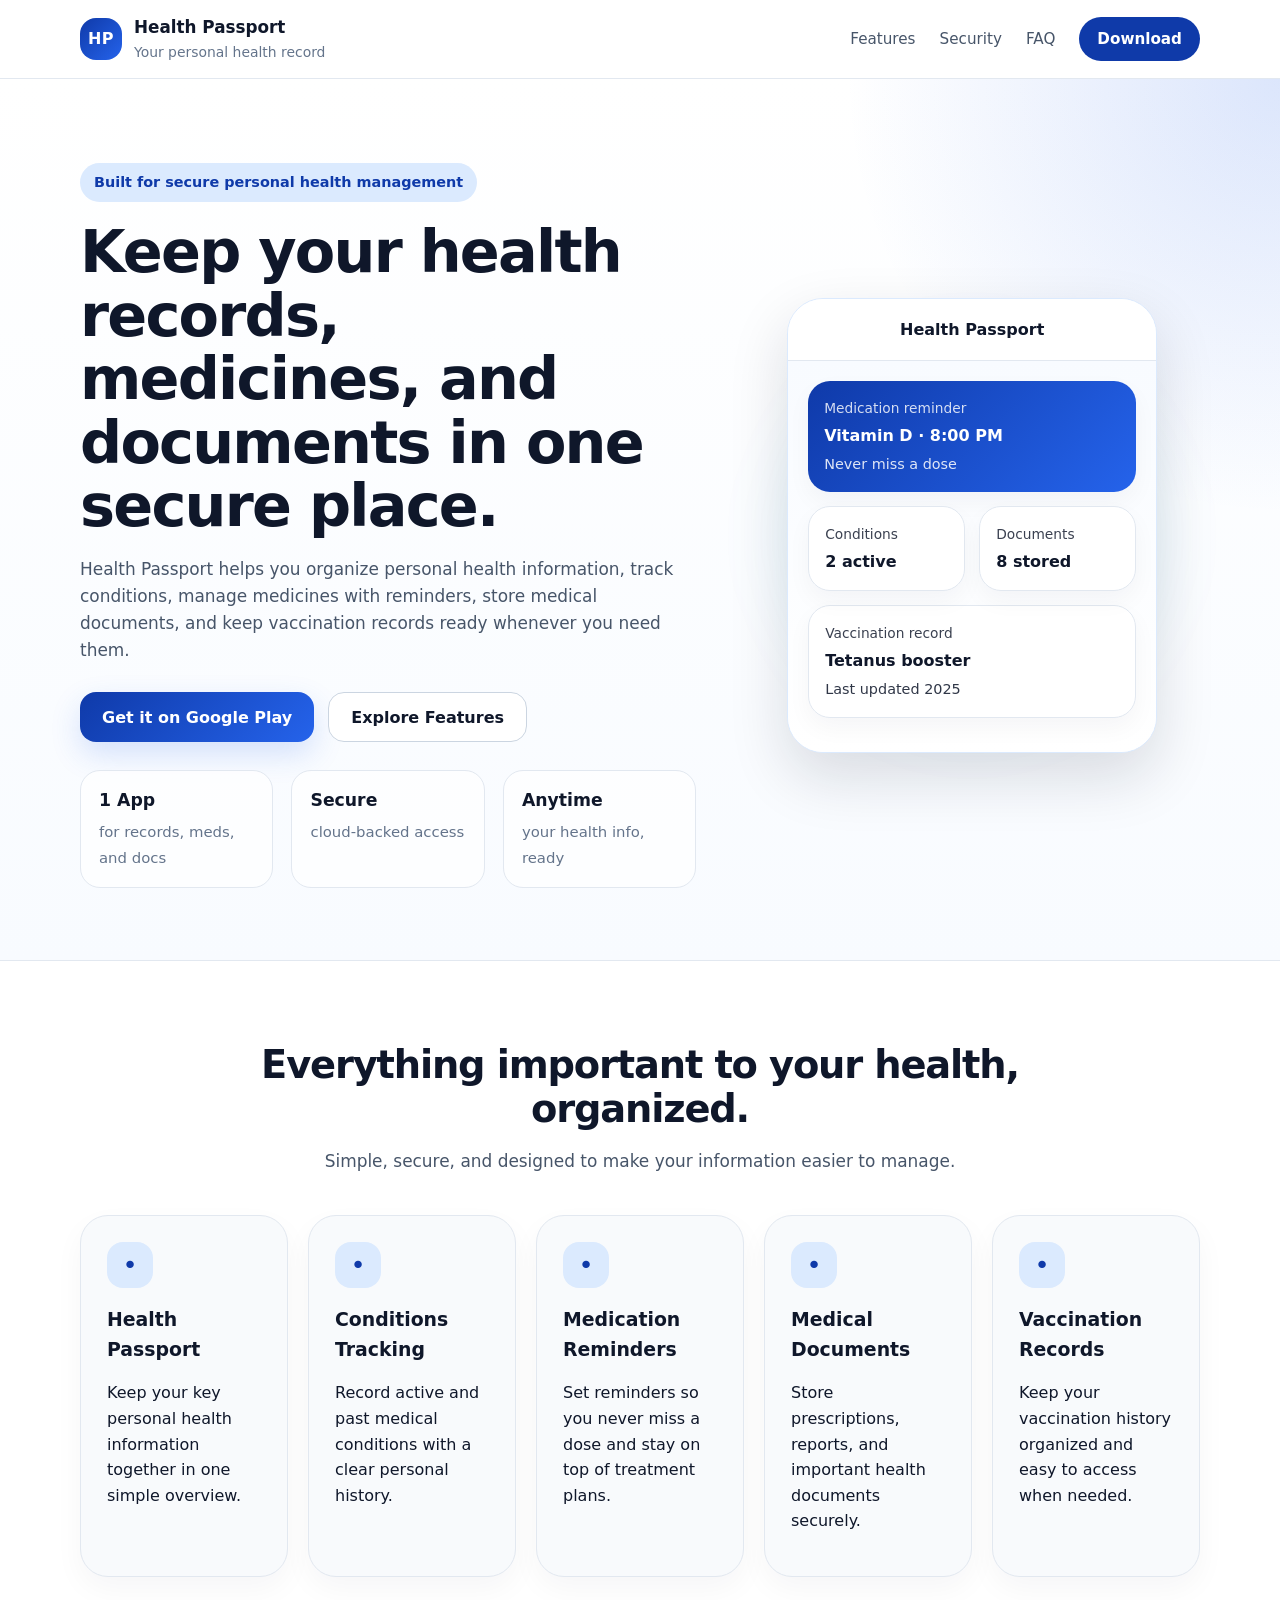
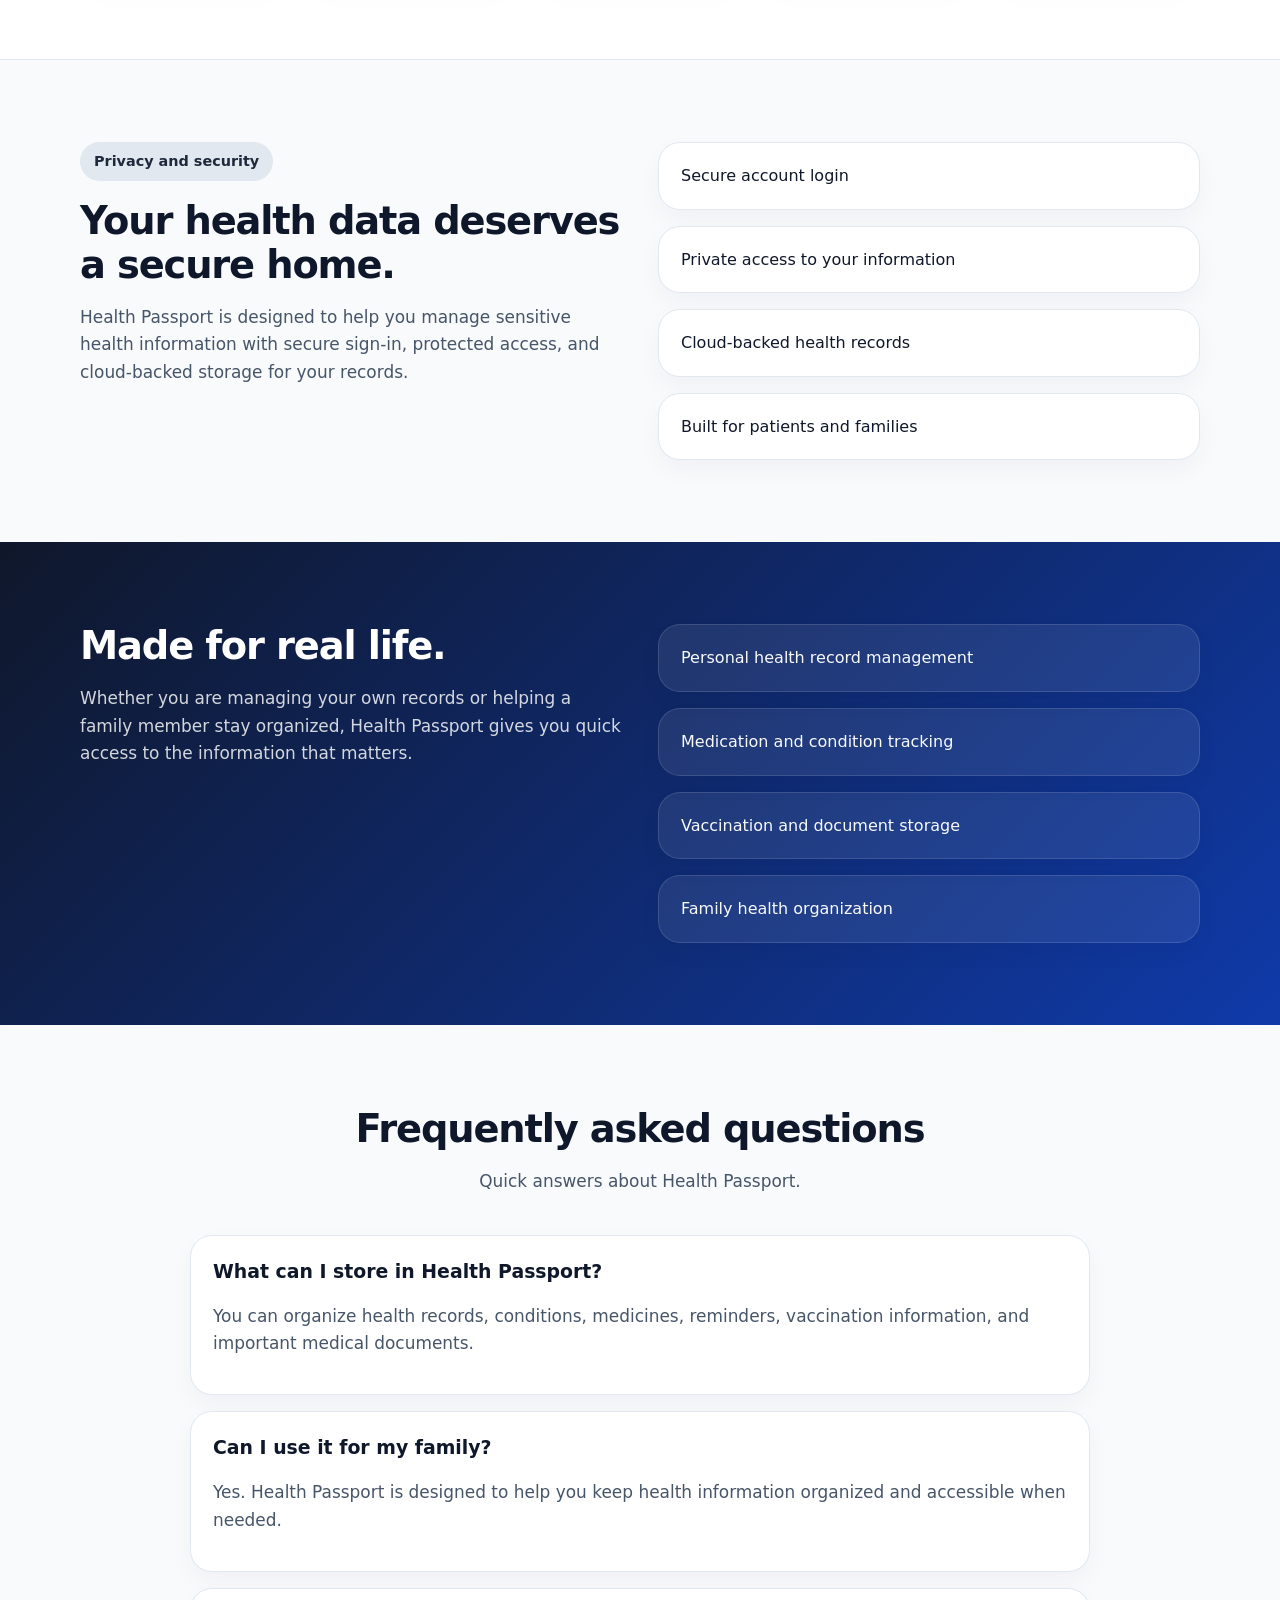
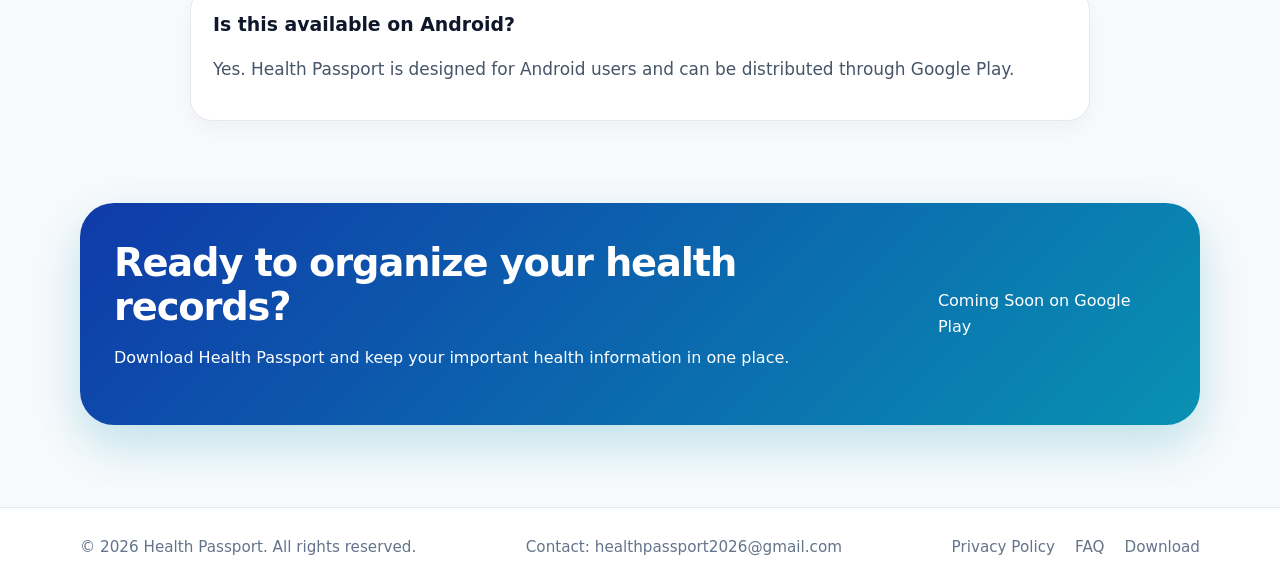
<file: index.html>
<!DOCTYPE html>
<html lang="en">
<head>
  <meta charset="UTF-8" />
  <meta name="viewport" content="width=device-width, initial-scale=1.0"/>
  <title>Health Passport</title>
  <meta name="description" content="Health Passport helps you securely manage health records, medicines, conditions, documents, and vaccination history in one place." />
  <link rel="stylesheet" href="style.css" />
</head>
<body>
  <header class="site-header">
    <div class="container nav">
      <a href="index.html" class="brand">
        <div class="brand-mark">HP</div>
        <div>
          <div class="brand-name">Health Passport</div>
          <div class="brand-sub">Your personal health record</div>
        </div>
      </a>
      <nav class="nav-links">
        <a href="#features">Features</a>
        <a href="#security">Security</a>
        <a href="#faq">FAQ</a>
        <a href="#download" class="nav-button">Download</a>
      </nav>
    </div>
  </header>

  <main>
    <section class="hero">
      <div class="container hero-grid">
        <div class="hero-copy">
          <span class="eyebrow">Built for secure personal health management</span>
          <h1>Keep your health records, medicines, and documents in one secure place.</h1>
          <p class="hero-text">
            Health Passport helps you organize personal health information, track conditions,
            manage medicines with reminders, store medical documents, and keep vaccination
            records ready whenever you need them.
          </p>
          <div class="hero-actions" id="download">
            <a href="#" class="primary-btn">Get it on Google Play</a>
            <a href="#features" class="secondary-btn">Explore Features</a>
          </div>
          <div class="hero-stats">
            <div>
              <strong>1 App</strong>
              <span>for records, meds, and docs</span>
            </div>
            <div>
              <strong>Secure</strong>
              <span>cloud-backed access</span>
            </div>
            <div>
              <strong>Anytime</strong>
              <span>your health info, ready</span>
            </div>
          </div>
        </div>

        <div class="phone-wrap">
          <div class="phone-glow"></div>
          <div class="phone">
            <div class="phone-top">Health Passport</div>
            <div class="phone-body">
              <div class="mini-card highlight-card">
                <div class="mini-label">Medication reminder</div>
                <div class="mini-title">Vitamin D · 8:00 PM</div>
                <div class="mini-sub">Never miss a dose</div>
              </div>

              <div class="mini-grid">
                <div class="mini-card">
                  <div class="mini-label">Conditions</div>
                  <div class="mini-title">2 active</div>
                </div>
                <div class="mini-card">
                  <div class="mini-label">Documents</div>
                  <div class="mini-title">8 stored</div>
                </div>
              </div>

              <div class="mini-card">
                <div class="mini-label">Vaccination record</div>
                <div class="mini-title">Tetanus booster</div>
                <div class="mini-sub">Last updated 2025</div>
              </div>
            </div>
          </div>
        </div>
      </div>
    </section>

    <section class="section section-light" id="features">
      <div class="container">
        <div class="section-head">
          <h2>Everything important to your health, organized.</h2>
          <p>Simple, secure, and designed to make your information easier to manage.</p>
        </div>

        <div class="feature-grid">
          <article class="feature-card">
            <div class="icon-badge">•</div>
            <h3>Health Passport</h3>
            <p>Keep your key personal health information together in one simple overview.</p>
          </article>

          <article class="feature-card">
            <div class="icon-badge">•</div>
            <h3>Conditions Tracking</h3>
            <p>Record active and past medical conditions with a clear personal history.</p>
          </article>

          <article class="feature-card">
            <div class="icon-badge">•</div>
            <h3>Medication Reminders</h3>
            <p>Set reminders so you never miss a dose and stay on top of treatment plans.</p>
          </article>

          <article class="feature-card">
            <div class="icon-badge">•</div>
            <h3>Medical Documents</h3>
            <p>Store prescriptions, reports, and important health documents securely.</p>
          </article>

          <article class="feature-card">
            <div class="icon-badge">•</div>
            <h3>Vaccination Records</h3>
            <p>Keep your vaccination history organized and easy to access when needed.</p>
          </article>
        </div>
      </div>
    </section>

    <section class="section" id="security">
      <div class="container split">
        <div>
          <span class="eyebrow dark">Privacy and security</span>
          <h2>Your health data deserves a secure home.</h2>
          <p class="section-copy">
            Health Passport is designed to help you manage sensitive health information with secure
            sign-in, protected access, and cloud-backed storage for your records.
          </p>
        </div>

        <div class="trust-list">
          <div class="trust-item">Secure account login</div>
          <div class="trust-item">Private access to your information</div>
          <div class="trust-item">Cloud-backed health records</div>
          <div class="trust-item">Built for patients and families</div>
        </div>
      </div>
    </section>

    <section class="section section-dark">
      <div class="container split">
        <div>
          <h2>Made for real life.</h2>
          <p class="section-copy section-copy-light">
            Whether you are managing your own records or helping a family member stay organized,
            Health Passport gives you quick access to the information that matters.
          </p>
        </div>

        <div class="use-cases">
          <div class="use-case">Personal health record management</div>
          <div class="use-case">Medication and condition tracking</div>
          <div class="use-case">Vaccination and document storage</div>
          <div class="use-case">Family health organization</div>
        </div>
      </div>
    </section>

    <section class="section" id="faq">
      <div class="container faq-wrap">
        <div class="section-head">
          <h2>Frequently asked questions</h2>
          <p>Quick answers about Health Passport.</p>
        </div>

        <div class="faq-list">
          <div class="faq-item">
            <h3>What can I store in Health Passport?</h3>
            <p>You can organize health records, conditions, medicines, reminders, vaccination information, and important medical documents.</p>
          </div>

          <div class="faq-item">
            <h3>Can I use it for my family?</h3>
            <p>Yes. Health Passport is designed to help you keep health information organized and accessible when needed.</p>
          </div>

          <div class="faq-item">
            <h3>Is this available on Android?</h3>
            <p>Yes. Health Passport is designed for Android users and can be distributed through Google Play.</p>
          </div>
        </div>
      </div>
    </section>

    <section class="section final-cta">
      <div class="container final-cta-box">
        <div>
          <h2>Ready to organize your health records?</h2>
          <p>Download Health Passport and keep your important health information in one place.</p>
        </div>
<a href="#">Coming Soon on Google Play</a>      </div>
    </section>
  </main>

  <footer class="site-footer">
    <div class="container footer-row">
      <div>© 2026 Health Passport. All rights reserved.</div>
      <p>Contact: healthpassport2026@gmail.com</p>
      <div class="footer-links">
        <a href="privacy.html">Privacy Policy</a>
        <a href="#faq">FAQ</a>
        <a href="#download">Download</a>
      </div>
    </div>
  </footer>
</body>
</html>
</file>
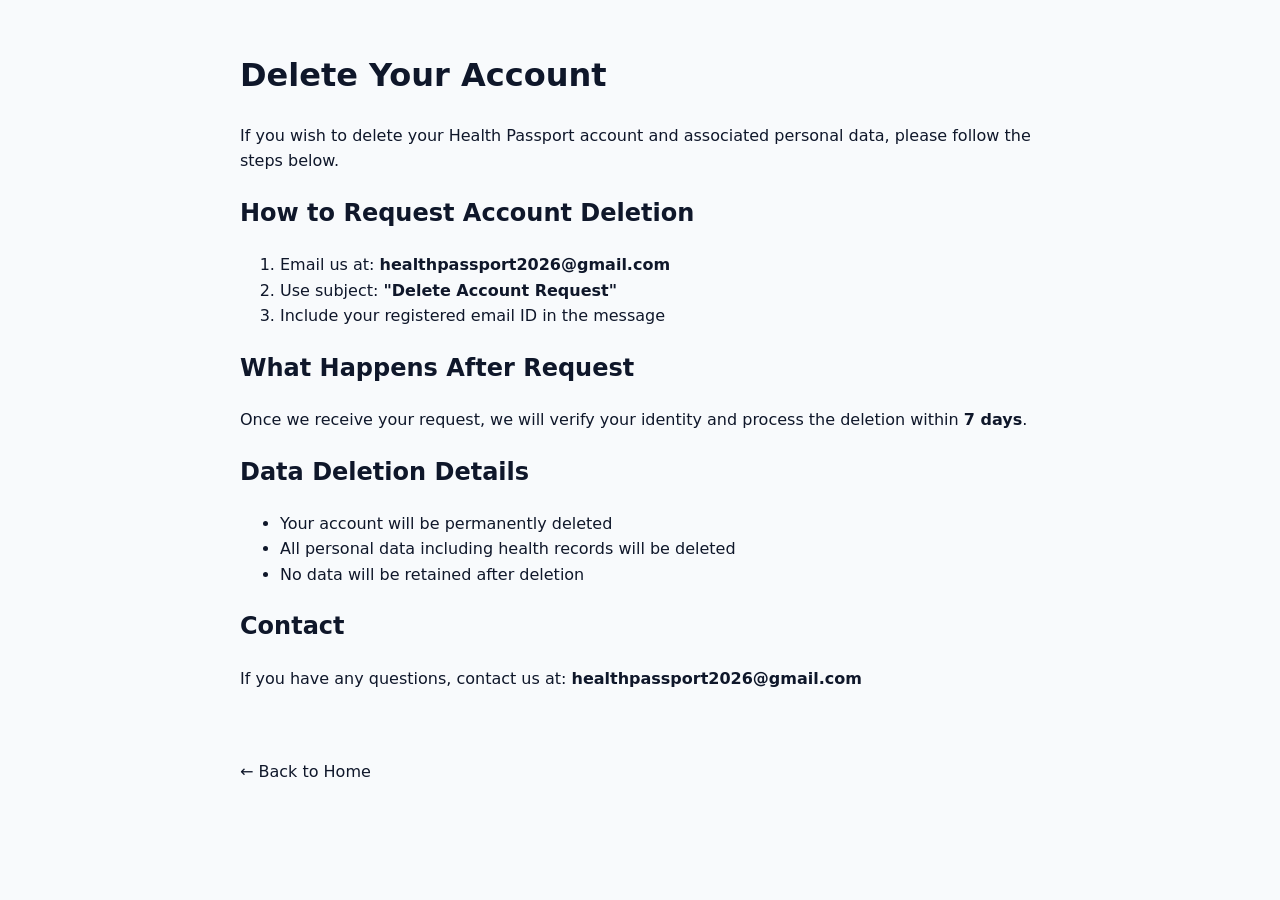
<file: delete-account.html>
<!DOCTYPE html>
<html lang="en">
<head>
  <meta charset="UTF-8" />
  <meta name="viewport" content="width=device-width, initial-scale=1.0"/>
  <title>Delete Account – Health Passport</title>
  <link rel="stylesheet" href="style.css"/>
</head>
<body>

  <div class="container" style="max-width: 800px; margin: 50px auto; line-height: 1.6;">

    <h1>Delete Your Account</h1>

    <p>
      If you wish to delete your Health Passport account and associated personal data, please follow the steps below.
    </p>

    <h2>How to Request Account Deletion</h2>
    <ol>
      <li>Email us at: <strong>healthpassport2026@gmail.com</strong></li>
      <li>Use subject: <strong>"Delete Account Request"</strong></li>
      <li>Include your registered email ID in the message</li>
    </ol>

    <h2>What Happens After Request</h2>
    <p>
      Once we receive your request, we will verify your identity and process the deletion within <strong>7 days</strong>.
    </p>

    <h2>Data Deletion Details</h2>
    <ul>
      <li>Your account will be permanently deleted</li>
      <li>All personal data including health records will be deleted</li>
      <li>No data will be retained after deletion</li>
    </ul>

    <h2>Contact</h2>
    <p>
      If you have any questions, contact us at: <strong>healthpassport2026@gmail.com</strong>
    </p>

    <br><br>
    <a href="index.html">← Back to Home</a>

  </div>

</body>
</html>
</file>
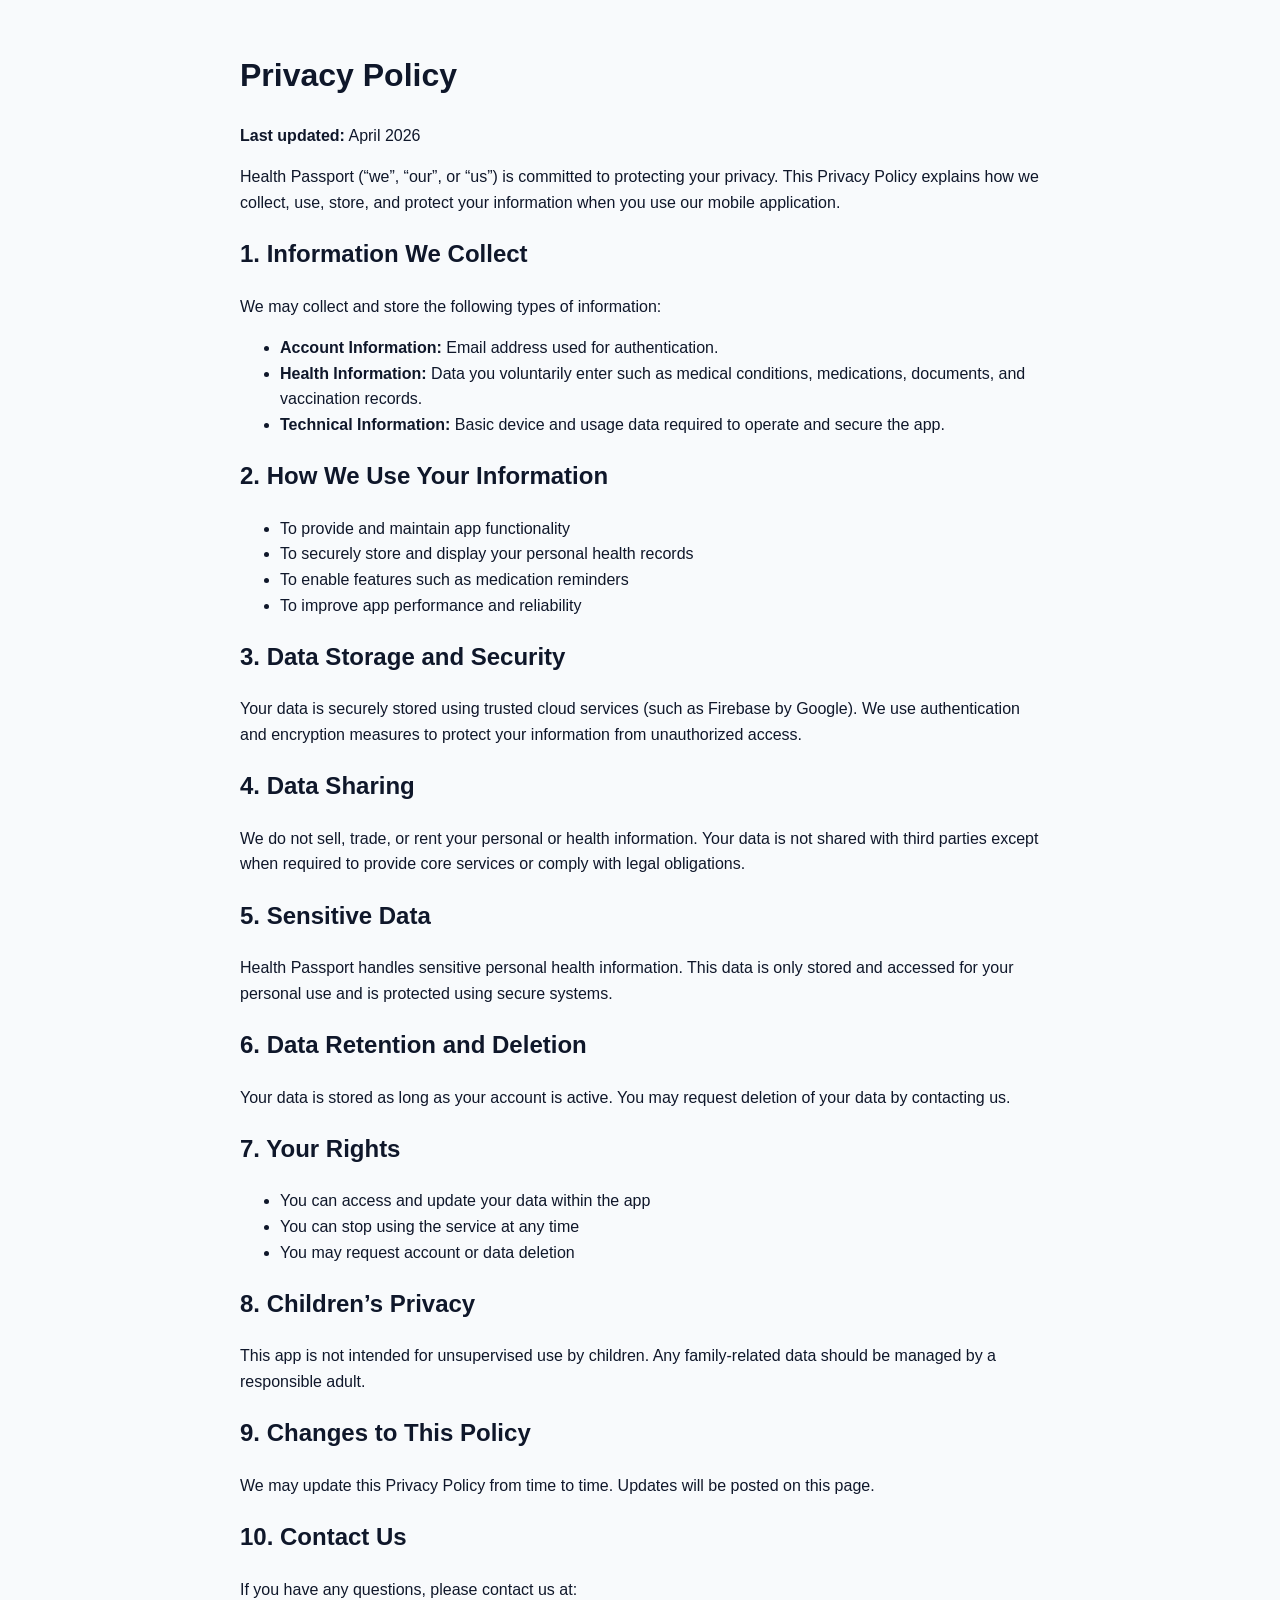
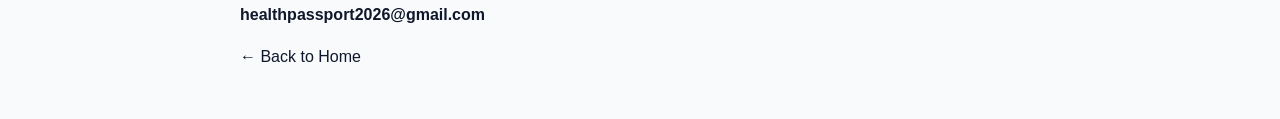
<file: privacy.html>
<!DOCTYPE html>
<html lang="en">
<head>
  <meta charset="UTF-8" />
  <meta name="viewport" content="width=device-width, initial-scale=1.0"/>
  <title>Privacy Policy | Health Passport</title>
  <link rel="stylesheet" href="style.css" />
</head>
<body>

<div style="max-width:800px;margin:50px auto;font-family:Arial;line-height:1.6;">

<h1>Privacy Policy</h1>
<p><strong>Last updated:</strong> April 2026</p>

<p>
Health Passport (“we”, “our”, or “us”) is committed to protecting your privacy.
This Privacy Policy explains how we collect, use, store, and protect your information when you use our mobile application.
</p>

<h2>1. Information We Collect</h2>
<p>We may collect and store the following types of information:</p>
<ul>
<li><strong>Account Information:</strong> Email address used for authentication.</li>
<li><strong>Health Information:</strong> Data you voluntarily enter such as medical conditions, medications, documents, and vaccination records.</li>
<li><strong>Technical Information:</strong> Basic device and usage data required to operate and secure the app.</li>
</ul>

<h2>2. How We Use Your Information</h2>
<ul>
<li>To provide and maintain app functionality</li>
<li>To securely store and display your personal health records</li>
<li>To enable features such as medication reminders</li>
<li>To improve app performance and reliability</li>
</ul>

<h2>3. Data Storage and Security</h2>
<p>
Your data is securely stored using trusted cloud services (such as Firebase by Google).
We use authentication and encryption measures to protect your information from unauthorized access.
</p>

<h2>4. Data Sharing</h2>
<p>
We do not sell, trade, or rent your personal or health information.
Your data is not shared with third parties except when required to provide core services or comply with legal obligations.
</p>

<h2>5. Sensitive Data</h2>
<p>
Health Passport handles sensitive personal health information.
This data is only stored and accessed for your personal use and is protected using secure systems.
</p>

<h2>6. Data Retention and Deletion</h2>
<p>
Your data is stored as long as your account is active.
You may request deletion of your data by contacting us.
</p>

<h2>7. Your Rights</h2>
<ul>
<li>You can access and update your data within the app</li>
<li>You can stop using the service at any time</li>
<li>You may request account or data deletion</li>
</ul>

<h2>8. Children’s Privacy</h2>
<p>
This app is not intended for unsupervised use by children.
Any family-related data should be managed by a responsible adult.
</p>

<h2>9. Changes to This Policy</h2>
<p>
We may update this Privacy Policy from time to time.
Updates will be posted on this page.
</p>

<h2>10. Contact Us</h2>
<p>
If you have any questions, please contact us at:
<br><strong>healthpassport2026@gmail.com</strong>
</p>

<p><a href="index.html">← Back to Home</a></p>

</div>

</body>
</html>
</file>
<file: style.css>
* {
  box-sizing: border-box;
}

html {
  scroll-behavior: smooth;
}

body {
  margin: 0;
  font-family: Inter, system-ui, -apple-system, BlinkMacSystemFont, "Segoe UI", sans-serif;
  color: #0f172a;
  background: #f8fafc;
  line-height: 1.6;
}

a {
  color: inherit;
  text-decoration: none;
}

.container {
  width: min(1120px, calc(100% - 40px));
  margin: 0 auto;
}

.site-header {
  position: sticky;
  top: 0;
  z-index: 50;
  background: rgba(255, 255, 255, 0.92);
  backdrop-filter: blur(12px);
  border-bottom: 1px solid #e2e8f0;
}

.nav {
  display: flex;
  align-items: center;
  justify-content: space-between;
  min-height: 78px;
  gap: 20px;
}

.brand {
  display: flex;
  align-items: center;
  gap: 12px;
}

.brand-mark {
  width: 42px;
  height: 42px;
  border-radius: 16px;
  display: grid;
  place-items: center;
  background: linear-gradient(135deg, #0f3aa9, #2563eb);
  color: #fff;
  font-weight: 800;
  letter-spacing: 0.02em;
}

.brand-name {
  font-size: 1.05rem;
  font-weight: 700;
}

.brand-sub {
  font-size: 0.87rem;
  color: #64748b;
}

.nav-links {
  display: flex;
  align-items: center;
  gap: 24px;
  color: #475569;
  font-size: 0.95rem;
}

.nav-links a:hover {
  color: #0f172a;
}

.nav-button {
  padding: 10px 18px;
  border-radius: 999px;
  background: #0f3aa9;
  color: #fff !important;
  font-weight: 700;
}

.hero {
  padding: 84px 0 72px;
  background:
    radial-gradient(circle at top right, rgba(37, 99, 235, 0.16), transparent 28%),
    linear-gradient(180deg, #ffffff 0%, #f8fbff 100%);
}

.hero-grid {
  display: grid;
  grid-template-columns: 1.15fr 0.85fr;
  align-items: center;
  gap: 48px;
}

.eyebrow {
  display: inline-block;
  padding: 8px 14px;
  border-radius: 999px;
  background: #dbeafe;
  color: #0f3aa9;
  font-size: 0.9rem;
  font-weight: 700;
  margin-bottom: 18px;
}

.eyebrow.dark {
  background: #e2e8f0;
  color: #1e293b;
}

.hero h1 {
  font-size: clamp(2.5rem, 4.6vw, 4.4rem);
  line-height: 1.08;
  letter-spacing: -0.03em;
  margin: 0 0 18px;
  max-width: 720px;
}

.hero-text,
.section-copy,
.section-head p,
.faq-item p,
.policy-card p,
.policy-card li {
  color: #475569;
  font-size: 1.06rem;
}

.hero-actions {
  display: flex;
  flex-wrap: wrap;
  gap: 14px;
  margin-top: 28px;
}

.primary-btn,
.secondary-btn {
  display: inline-flex;
  align-items: center;
  justify-content: center;
  min-height: 50px;
  padding: 0 22px;
  border-radius: 16px;
  font-weight: 700;
  transition: transform 0.18s ease, opacity 0.18s ease;
}

.primary-btn:hover,
.secondary-btn:hover,
.nav-button:hover {
  transform: translateY(-1px);
  opacity: 0.97;
}

.primary-btn {
  background: linear-gradient(135deg, #0f3aa9, #2563eb);
  color: #fff;
  box-shadow: 0 12px 30px rgba(37, 99, 235, 0.18);
}

.secondary-btn {
  background: #fff;
  color: #0f172a;
  border: 1px solid #cbd5e1;
}

.white-btn {
  background: #fff;
  color: #0f172a;
}

.hero-stats {
  margin-top: 28px;
  display: grid;
  grid-template-columns: repeat(3, minmax(0, 1fr));
  gap: 18px;
  max-width: 640px;
}

.hero-stats div {
  background: rgba(255, 255, 255, 0.78);
  border: 1px solid #e2e8f0;
  border-radius: 20px;
  padding: 16px 18px;
}

.hero-stats strong {
  display: block;
  font-size: 1.08rem;
  margin-bottom: 4px;
}

.hero-stats span {
  color: #64748b;
  font-size: 0.93rem;
}

.phone-wrap {
  position: relative;
  display: flex;
  justify-content: center;
}

.phone-glow {
  position: absolute;
  inset: 20px 10px 0 10px;
  background: radial-gradient(circle, rgba(37, 99, 235, 0.28), rgba(14, 165, 233, 0.12), transparent 70%);
  filter: blur(28px);
}

.phone {
  position: relative;
  width: min(370px, 100%);
  border-radius: 36px;
  background: #fff;
  box-shadow: 0 24px 60px rgba(15, 23, 42, 0.14);
  border: 1px solid #dbeafe;
  overflow: hidden;
}

.phone-top {
  text-align: center;
  padding: 18px 16px;
  font-weight: 700;
  background: #ffffff;
  border-bottom: 1px solid #e2e8f0;
}

.phone-body {
  padding: 20px;
  background: linear-gradient(180deg, #f8fbff 0%, #ffffff 100%);
}

.mini-grid {
  display: grid;
  grid-template-columns: repeat(2, minmax(0, 1fr));
  gap: 14px;
}

.mini-card {
  background: #fff;
  border: 1px solid #e2e8f0;
  border-radius: 22px;
  padding: 16px;
  margin-bottom: 14px;
  box-shadow: 0 10px 24px rgba(15, 23, 42, 0.04);
}

.highlight-card {
  background: linear-gradient(135deg, #0f3aa9, #2563eb);
  color: #fff;
  border: none;
}

.mini-label {
  font-size: 0.86rem;
  opacity: 0.82;
}

.mini-title {
  font-weight: 800;
  margin-top: 4px;
}

.mini-sub {
  font-size: 0.9rem;
  margin-top: 4px;
  opacity: 0.86;
}

.section {
  padding: 82px 0;
}

.section-light {
  background: #ffffff;
  border-top: 1px solid #e2e8f0;
  border-bottom: 1px solid #e2e8f0;
}

.section-dark {
  background: linear-gradient(135deg, #0f172a, #0f3aa9);
  color: #fff;
}

.section-head {
  text-align: center;
  max-width: 760px;
  margin: 0 auto 40px;
}

.section h2,
.section-head h2,
.policy-card h1 {
  font-size: clamp(2rem, 3vw, 3rem);
  line-height: 1.15;
  letter-spacing: -0.03em;
  margin: 0 0 12px;
}

.feature-grid {
  display: grid;
  grid-template-columns: repeat(5, minmax(0, 1fr));
  gap: 20px;
}

.feature-card {
  background: #f8fafc;
  border: 1px solid #e2e8f0;
  border-radius: 28px;
  padding: 26px;
  box-shadow: 0 12px 30px rgba(15, 23, 42, 0.04);
}

.icon-badge {
  width: 46px;
  height: 46px;
  border-radius: 16px;
  display: grid;
  place-items: center;
  background: #dbeafe;
  color: #0f3aa9;
  font-size: 1.6rem;
  margin-bottom: 16px;
}

.feature-card h3,
.faq-item h3,
.policy-card h2 {
  margin: 0 0 8px;
  font-size: 1.18rem;
}

.split {
  display: grid;
  grid-template-columns: 1fr 1fr;
  gap: 36px;
  align-items: start;
}

.trust-list,
.use-cases,
.faq-list {
  display: grid;
  gap: 16px;
}

.trust-item,
.use-case,
.faq-item {
  background: #fff;
  border: 1px solid #e2e8f0;
  border-radius: 22px;
  padding: 20px 22px;
  box-shadow: 0 10px 24px rgba(15, 23, 42, 0.04);
}

.section-dark .use-case {
  background: rgba(255,255,255,0.08);
  border-color: rgba(255,255,255,0.12);
  color: #f8fafc;
}

.section-copy-light {
  color: rgba(255,255,255,0.82);
}

.faq-wrap {
  max-width: 900px;
}

.final-cta {
  padding-top: 0;
}

.final-cta-box {
  background: linear-gradient(135deg, #0f3aa9, #0891b2);
  color: #fff;
  border-radius: 34px;
  padding: 38px 34px;
  display: flex;
  align-items: center;
  justify-content: space-between;
  gap: 24px;
  box-shadow: 0 20px 50px rgba(8, 145, 178, 0.24);
}

.final-cta-box h2 {
  margin-bottom: 10px;
}

.site-footer {
  border-top: 1px solid #e2e8f0;
  background: #fff;
}

.footer-row {
  min-height: 78px;
  display: flex;
  align-items: center;
  justify-content: space-between;
  gap: 18px;
  color: #64748b;
  font-size: 0.95rem;
}

.footer-links {
  display: flex;
  gap: 20px;
}

.footer-links a:hover {
  color: #0f172a;
}

.policy-main {
  padding: 54px 0 80px;
}

.policy-card {
  max-width: 860px;
  background: #fff;
  border: 1px solid #e2e8f0;
  border-radius: 30px;
  padding: 36px 32px;
  box-shadow: 0 18px 40px rgba(15, 23, 42, 0.06);
}

.policy-card ul {
  padding-left: 20px;
}

.policy-updated {
  margin-bottom: 22px;
}

.back-link {
  margin-top: 30px;
  font-weight: 700;
}

.back-link a {
  color: #0f3aa9;
}

@media (max-width: 1100px) {
  .feature-grid {
    grid-template-columns: repeat(3, minmax(0, 1fr));
  }
}

@media (max-width: 860px) {
  .nav {
    flex-direction: column;
    align-items: flex-start;
    padding: 14px 0;
  }

  .nav-links {
    width: 100%;
    flex-wrap: wrap;
    gap: 12px 18px;
  }

  .hero-grid,
  .split,
  .final-cta-box {
    grid-template-columns: 1fr;
    display: grid;
  }

  .hero-stats {
    grid-template-columns: 1fr;
  }

  .feature-grid {
    grid-template-columns: 1fr 1fr;
  }

  .footer-row {
    flex-direction: column;
    align-items: flex-start;
    padding: 18px 0;
  }
}

@media (max-width: 560px) {
  .container {
    width: min(100% - 28px, 1120px);
  }

  .hero {
    padding-top: 56px;
  }

  .feature-grid,
  .mini-grid {
    grid-template-columns: 1fr;
  }

  .primary-btn,
  .secondary-btn,
  .nav-button {
    width: 100%;
  }

  .hero-actions {
    flex-direction: column;
  }

  .phone {
    border-radius: 28px;
  }

  .policy-card {
    padding: 26px 20px;
  }
}
</file>
